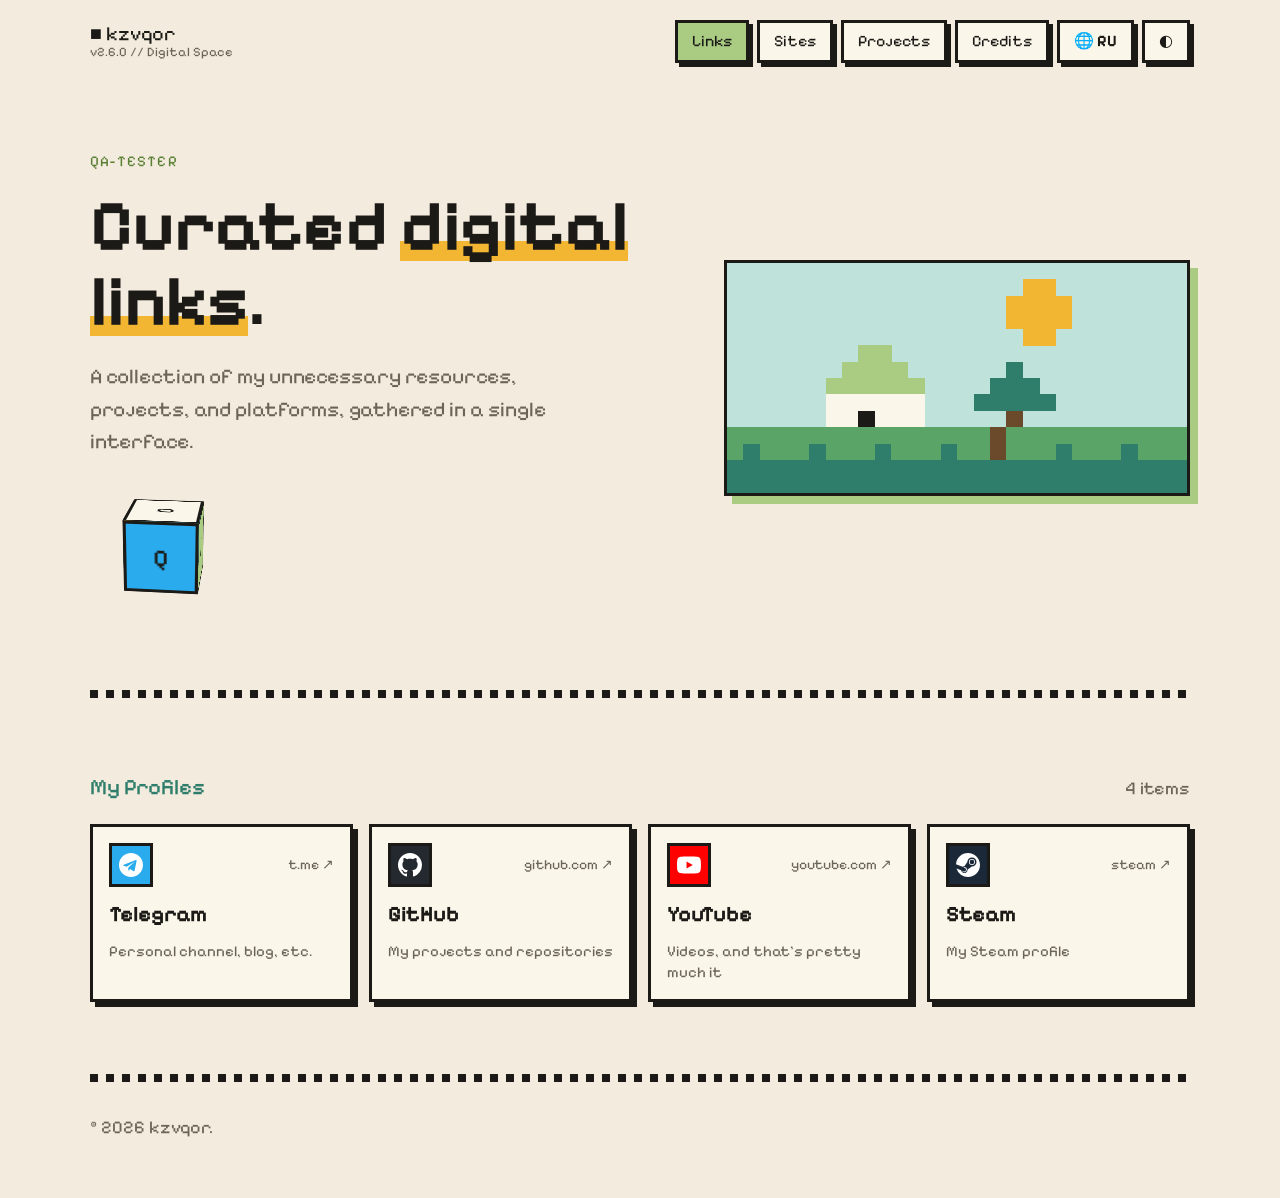
<file: index.html>
<!DOCTYPE html>
<html lang="en">
<head>
<meta charset="utf-8">
<meta name="viewport" content="width=device-width, initial-scale=1, viewport-fit=cover">
<title>kzvqor — Hub & Links</title>
<meta name="theme-color" content="#f3ebdd">
<meta name="description" content="kzvqor: коллекция цифровых ссылок и креативное пространство.">
<meta name="google-site-verification" content="LdLSkwxBCVJKa5dvs21l77dMbdVJUWVafbzYY3-9MXc" />
<meta name="yandex-verification" content="a1535bf0f97e5753" />
<link rel="icon" href="data:image/svg+xml,%3Csvg xmlns='http://www.w3.org/2000/svg' viewBox='0 0 8 8'%3E%3Crect width='8' height='8' fill='%23a9cc82'/%3E%3Crect x='2' y='2' width='4' height='4' fill='%23f3ebdd'/%3E%3C/svg%3E">
<link rel="preconnect" href="https://fonts.googleapis.com"><link rel="preconnect" href="https://fonts.gstatic.com" crossorigin>
<link rel="stylesheet" href="https://fonts.googleapis.com/css2?family=Pixelify+Sans:wght@500;700&family=Press+Start+2P&display=swap">
<link rel="stylesheet" href="css/base.css">
<link rel="stylesheet" href="css/layout.css">
<link rel="stylesheet" href="css/cards.css">
<link rel="stylesheet" href="css/sites.css">
<link rel="stylesheet" href="css/projects.css">
<link rel="stylesheet" href="css/cube.css">
<link rel="stylesheet" href="css/lang-ru.css">
<link rel="stylesheet" href="css/responsive.css">
</head>
<body>
<div class="wrap">
<header class="top">
  <a class="brand" href="#links">■ kzvqor<small>v2.6.0 // Digital Space</small></a>
  <nav aria-label="Разделы">
    <button class="btn" id="n-links" type="button" aria-pressed="true" data-i18n="navLinks"></button>
    <button class="btn" id="n-sites" type="button" aria-pressed="false" data-i18n="navSites"></button>
    <button class="btn" id="n-projects" type="button" aria-pressed="false" data-i18n="navProjects"></button>
    <button class="btn" id="n-credits" type="button" aria-pressed="false" data-i18n="navThanks"></button>
    <button class="btn" id="lang" type="button" aria-label="Language">🌐 <b id="lt">EN</b></button>
    <button class="btn" id="theme" type="button" aria-label="Тема / Theme">◐</button>
  </nav>
</header>

<main>
<div id="p-links">
  <div class="hero">
    <div class="rv">
      <span class="tag" data-i18n="badge"></span>
      <h1 data-i18n="heroTitle"></h1>
      <p class="lead" data-i18n="heroSubtitle"></p>
      <div class="cube-wrap"><div class="cube" role="img" aria-label="3D cube: drag to rotate, click for pixels"><i>K</i><i>Z</i><i>V</i><i>Q</i><i>O</i><i>R</i></div></div>
    </div>
    <svg id="scene" class="rv" viewBox="0 0 28 14" role="img" aria-label="Пиксельный пейзаж: домик, дерево и солнце над холмами" shape-rendering="crispEdges"></svg>
  </div>
  <div class="divider" aria-hidden="true"></div>
  <section>
    <div class="sh rv"><h2 data-i18n="sectionTitle"></h2><span data-i18n="linksCount"></span></div>
    <div class="links rv">
      <a class="link" href="https://t.me/kzvqor" target="_blank" rel="noopener noreferrer">
        <div class="row"><span class="ico" style="background:#2aabee"><svg viewBox="0 0 24 24" aria-hidden="true"><path d="M12 0C5.37 0 0 5.37 0 12s5.37 12 12 12 12-5.37 12-12S18.63 0 12 0zm5.56 8.16l-2.02 9.51c-.15.68-.56.84-1.13.53l-3.1-2.28-1.5 1.44c-.17.17-.31.31-.63.31l.22-3.16 5.76-5.2c.25-.22-.05-.34-.39-.12l-7.12 4.48-3.07-.96c-.67-.21-.68-.67.14-.99l12-4.62c.56-.21 1.05.13.84.86z"/></svg></span><span class="dom">t.me ↗</span></div>
        <h3>Telegram</h3><p data-i18n="cardTelegram"></p>
      </a>
      <a class="link" href="https://github.com/kzvqor" target="_blank" rel="noopener noreferrer">
        <div class="row"><span class="ico" style="background:#24292f"><svg viewBox="0 0 24 24" aria-hidden="true"><path d="M12 0C5.37 0 0 5.37 0 12c0 5.31 3.435 9.795 8.205 11.385.6.105.825-.255.825-.57 0-.285-.015-1.23-.015-2.235-3.015.555-3.795-.735-4.035-1.41-.135-.345-.72-1.41-1.23-1.695-.42-.225-1.02-.78-.015-.795.945-.015 1.62.87 1.845 1.23 1.08 1.815 2.805 1.305 3.495.99.105-.78.42-1.305.765-1.605-2.67-.3-5.46-1.335-5.46-5.925 0-1.305.465-2.385 1.23-3.225-.12-.3-.54-1.53.12-3.18 0 0 1.005-.315 3.3 1.23.96-.27 1.98-.405 3-.405s2.04.135 3 .405c2.295-1.56 3.3-1.23 3.3-1.23.66 1.65.24 2.88.12 3.18.765.84 1.23 1.905 1.23 3.225 0 4.605-2.805 5.625-5.475 5.925.435.375.81 1.095.81 2.22 0 1.605-.015 2.895-.015 3.3 0 .315.225.69.825.57A12.02 12.02 0 0024 12c0-6.63-5.37-12-12-12z"/></svg></span><span class="dom">github.com ↗</span></div>
        <h3>GitHub</h3><p data-i18n="cardGithub"></p>
      </a>
      <a class="link" href="https://www.youtube.com/@kzvqor" target="_blank" rel="noopener noreferrer">
        <div class="row"><span class="ico" style="background:#ff0000"><svg viewBox="0 0 24 24" aria-hidden="true"><path d="M23.498 6.186a3.016 3.016 0 0 0-2.122-2.136C19.505 3.545 12 3.545 12 3.545s-7.505 0-9.377.505A3.017 3.017 0 0 0 .502 6.186C0 8.07 0 12 0 12s0 3.93.502 5.814a3.016 3.016 0 0 0 2.122 2.136c1.871.505 9.376.505 9.376.505s7.505 0 9.377-.505a3.015 3.015 0 0 0 2.122-2.136C24 15.93 24 12 24 12s0-3.93-.502-5.814zM9.545 15.568V8.432L15.818 12l-6.273 3.568z"/></svg></span><span class="dom">youtube.com ↗</span></div>
        <h3>YouTube</h3><p data-i18n="cardYoutube"></p>
      </a>
      <a class="link" href="https://steamcommunity.com/id/kapysta_killer/" target="_blank" rel="noopener noreferrer">
        <div class="row"><span class="ico" style="background:#1b2838"><svg viewBox="0 0 16 16" aria-hidden="true"><path d="M.329 10.333A8.01 8.01 0 0 0 7.99 16C12.414 16 16 12.418 16 8s-3.586-8-8.009-8A8.006 8.006 0 0 0 0 7.468l.003.006 4.304 1.769A2.2 2.2 0 0 1 5.62 8.88l1.96-2.844-.001-.04a3.046 3.046 0 0 1 3.042-3.043 3.046 3.046 0 0 1 3.042 3.043 3.047 3.047 0 0 1-3.111 3.044l-2.804 2a2.223 2.223 0 0 1-3.075 2.11 2.22 2.22 0 0 1-1.312-1.568L.33 10.333Z"/><path d="M4.868 12.683a1.715 1.715 0 0 0 1.318-3.165 1.705 1.705 0 0 0-1.263-.02l1.023.424a1.261 1.261 0 1 1-.97 2.33l-.99-.41a1.7 1.7 0 0 0 .882.84Zm3.726-6.687a2.03 2.03 0 0 0 2.027 2.029 2.03 2.03 0 0 0 2.027-2.029 2.03 2.03 0 0 0-2.027-2.027 2.03 2.03 0 0 0-2.027 2.027m2.03-1.527a1.524 1.524 0 1 1-.002 3.048 1.524 1.524 0 0 1 .002-3.048"/></svg></span><span class="dom">steam ↗</span></div>
        <h3>Steam</h3><p data-i18n="cardSteam"></p>
      </a>
    </div>
  </section>
</div>

<div id="p-sites" hidden>
  <div class="hero solo">
    <div class="rv">
      <span class="tag">🌐 <span data-i18n="sitesPageBadge"></span></span>
      <h1 data-i18n="sitesPageTitle"></h1>
      <p class="lead" data-i18n="sitesPageSubtitle"></p>
    </div>
  </div>
  <div class="divider" aria-hidden="true"></div>
  <section>
    <div class="sites rv" id="sites">
      <div class="sites-info">
        <span class="tag" data-i18n="sitesBadge"></span>
        <h3 data-i18n="sitesTitle"></h3>
        <div class="site-list">
          <!-- чтобы добавить сайт, скопируй этот блок -->
          <a class="site" href="https://kzvqor.github.io/" target="_blank" rel="noopener noreferrer">
            <span class="dom">kzvqor.github.io ↗</span>
            <b>kzvqor</b>
            <small data-i18n="siteThisOne"></small>
          </a>
        </div>
      </div>
      <div class="sites-3d" aria-hidden="true">
        <div class="b3d-float">
          <div class="b3d">
            <div class="b3d-base"></div>
            <div class="b3d-bar"><i></i><i></i><i></i></div>
            <div class="b3d-title"></div>
            <div class="b3d-line a"></div>
            <div class="b3d-line b"></div>
            <div class="b3d-line c"></div>
            <div class="b3d-chip"></div>
            <div class="b3d-card">&lt;/&gt;</div>
          </div>
        </div>
      </div>
    </div>
  </section>
</div>

<div id="p-projects" hidden>
  <div class="hero solo">
    <div class="rv">
      <span class="tag">🚀 <span data-i18n="projPageBadge"></span></span>
      <h1 data-i18n="projPageTitle"></h1>
      <p class="lead" data-i18n="projPageSubtitle"></p>
    </div>
  </div>
  <div class="divider" aria-hidden="true"></div>
  <section>
    <div class="sh rv"><h2 data-i18n="projSectionTitle"></h2><span data-i18n="projCount"></span></div>
    <div class="projects">
      <!-- чтобы добавить проект, скопируй этот блок <a class="proj"> целиком -->
      <a class="proj rv" href="https://github.com/kzvqor/LocaleStressLab" target="_blank" rel="noopener noreferrer">
        <div class="proj-bar"><i></i><i></i><i></i><span class="proj-id">#01</span></div>
        <div class="proj-body">
          <div class="row">
            <span class="ico" style="background:#24292f"><svg viewBox="0 0 24 24" aria-hidden="true"><path d="M12 0C5.37 0 0 5.37 0 12c0 5.31 3.435 9.795 8.205 11.385.6.105.825-.255.825-.57 0-.285-.015-1.23-.015-2.235-3.015.555-3.795-.735-4.035-1.41-.135-.345-.72-1.41-1.23-1.695-.42-.225-1.02-.78-.015-.795.945-.015 1.62.87 1.845 1.23 1.08 1.815 2.805 1.305 3.495.99.105-.78.42-1.305.765-1.605-2.67-.3-5.46-1.335-5.46-5.925 0-1.305.465-2.385 1.23-3.225-.12-.3-.54-1.53.12-3.18 0 0 1.005-.315 3.3 1.23.96-.27 1.98-.405 3-.405s2.04.135 3 .405c2.295-1.56 3.3-1.23 3.3-1.23.66 1.65.24 2.88.12 3.18.765.84 1.23 1.905 1.23 3.225 0 4.605-2.805 5.625-5.475 5.925.435.375.81 1.095.81 2.22 0 1.605-.015 2.895-.015 3.3 0 .315.225.69.825.57A12.02 12.02 0 0024 12c0-6.63-5.37-12-12-12z"/></svg></span>
            <span class="dom">github.com/kzvqor/LocaleStressLab ↗</span>
          </div>
          <h3>LocaleStres</h3>
          <p data-i18n="proj1Text"></p>
          <div class="chips"><span data-i18n="chipFirst"></span><span>GitHub</span></div>
          <span class="proj-open" data-i18n="projOpen"></span>
        </div>
      </a>
      <div class="proj-soon rv">
        <b>+</b>
        <h3 data-i18n="projSoonTitle"></h3>
        <p data-i18n="projSoonText"></p>
      </div>
    </div>
  </section>
</div>

<div id="p-credits" hidden>
  <div class="hero solo">
    <div class="rv">
      <span class="tag">👑 <span data-i18n="thanksBadge"></span></span>
      <h1 data-i18n="thanksTitle"></h1>
      <p class="lead" data-i18n="thanksSubtitle"></p>
    </div>
  </div>
  <div class="divider" aria-hidden="true"></div>
  <section>
    <div class="cg">
      <div class="cc gold rv"><div class="row"><span class="ico" aria-hidden="true">👑</span><div><h3 data-i18n="brutName"></h3><small data-i18n="brutRole"></small></div></div><p data-i18n="brutText"></p></div>
      <div class="cc rv"><div class="row"><span class="ico" style="background:var(--mint)" aria-hidden="true">🤝</span><div><h3 data-i18n="allHelpersTitle"></h3><small data-i18n="allHelpersRole"></small></div></div><p data-i18n="allHelpersText"></p></div>
    </div>
  </section>
</div>
</main>

<div class="divider" aria-hidden="true"></div>
<footer><span>© 2026 kzvqor.</span></footer>
</div>

<script src="js/translations.js" defer></script>
<script src="js/utils.js" defer></script>
<script src="js/ui.js" defer></script>
<script src="js/particles.js" defer></script>
<script src="js/scene.js" defer></script>
<script src="js/cube.js" defer></script>
<script src="js/mouse.js" defer></script>
<script src="js/sites.js" defer></script>
<script src="js/scroll.js" defer></script>
<script src="js/easter.js" defer></script>
<script src="js/main.js" defer></script>
</body>
</html>
</file>
<file: css/base.css>
:root {
    --bg: #f3ebdd;
    --ink: #1b1a17;
    --mut: #6b6558;
    --acc: #a9cc82;
    --acc-text: #587f33;
    --mint: #2f7d6b;
    --sun: #f2b632;
    --card: #fbf6ea;
    --px: 8px;
    --pix: "Pixelify Sans", ui-monospace, Menlo, monospace;
    --sans: var(--pix);
    box-sizing: border-box;
    padding-top: env(safe-area-inset-top, 0px);
    padding-bottom: env(safe-area-inset-bottom, 0px);
}

/* тёмная тема: по системе и по кнопке */
@media (prefers-color-scheme: dark) {
    :root:not([data-theme="light"]) {
        --bg: #17150f;
        --ink: #f3ebdd;
        --mut: #a39b8a;
        --acc-text: #a9cc82;
        --mint: #4fb59d;
        --card: #211e16;
    }
}

:root[data-theme="dark"] {
    --bg: #17150f;
    --ink: #f3ebdd;
    --mut: #a39b8a;
    --acc-text: #a9cc82;
    --mint: #4fb59d;
    --card: #211e16;
}

html {
    scroll-behavior: smooth;
    -webkit-text-size-adjust: 100%;
}

*, *::before, *::after {
    box-sizing: border-box;
}

body {
    margin: 0;
    background: var(--bg);
    color: var(--ink);
    font: 400 18px/1.55 var(--sans);
    overflow-x: hidden;
}

a { color: inherit; }
a, button {
    -webkit-tap-highlight-color: transparent;
    touch-action: manipulation;
}

[hidden] { display: none !important; }

:focus-visible {
    outline: 3px solid var(--acc-text);
    outline-offset: 3px;
}

.wrap {
    max-width: 1180px;
    margin: 0 auto;
    padding: 0 clamp(16px, 4vw, 40px);
}

/* появление блоков при скролле */
.rv {
    opacity: 0;
    transform: translateY(16px);
    transition: opacity .5s, transform .5s steps(6);
}

.rv.in {
    opacity: 1;
    transform: none;
}

.cc.rv { transition: opacity .5s; }
</file>
<file: css/layout.css>
/* шапка */
header.top {
    display: flex;
    justify-content: space-between;
    align-items: center;
    gap: 12px;
    flex-wrap: wrap;
    padding: 20px 0;
    font-family: var(--pix);
}

.brand {
    text-decoration: none;
    font-size: 20px;
    line-height: 1.1;
}

.brand small {
    display: block;
    font-size: 13px;
    color: var(--mut);
}

header.top nav {
    display: flex;
    gap: 8px;
    align-items: center;
    flex-wrap: wrap;
}

.btn {
    font: inherit;
    font-family: var(--pix);
    font-size: 16px;
    background: var(--card);
    color: var(--ink);
    border: 3px solid var(--ink);
    padding: 6px 14px;
    cursor: pointer;
    text-decoration: none;
    box-shadow: 4px 4px 0 var(--ink);
    transition: transform .12s steps(2), box-shadow .12s steps(2);
}

.btn:active {
    transform: translate(2px, 2px);
    box-shadow: 2px 2px 0 var(--ink);
}

.btn[aria-pressed="true"] {
    background: var(--acc);
    color: #1b1a17;
}

@media (hover: hover) {
    .btn:hover {
        transform: translate(2px, 2px);
        box-shadow: 2px 2px 0 var(--ink);
    }
}

@media (pointer: coarse) {
    .btn {
        min-height: 44px;
        padding: 8px 14px;
    }
}

/* главный блок */
.hero {
    display: grid;
    grid-template-columns: 1.1fr .9fr;
    gap: clamp(20px, 5vw, 64px);
    align-items: center;
    padding: clamp(24px, 6vw, 64px) 0 clamp(36px, 7vw, 80px);
}

.hero.solo { grid-template-columns: 1fr; }

.tag {
    display: inline-block;
    font-family: var(--pix);
    color: var(--acc-text);
    letter-spacing: .08em;
    text-transform: uppercase;
    font-size: 15px;
}

h1 {
    font-size: clamp(34px, 5.6vw, 76px);
    line-height: 1.05;
    letter-spacing: -.01em;
    margin: .2em 0 .3em;
    font-weight: 800;
}

h1 em {
    font-style: normal;
    background: linear-gradient(var(--sun), var(--sun)) 0 88% / 100% .28em no-repeat;
    color: var(--ink);
}

.lead {
    max-width: 38ch;
    color: var(--mut);
    font-size: clamp(17px, 2vw, 21px);
}

#scene {
    width: 100%;
    height: auto;
    border: 3px solid var(--ink);
    box-shadow: 8px 8px 0 var(--acc);
    background: #bfe3da;
    cursor: pointer;
    transition: transform .2s ease-out;
}

.divider {
    height: var(--px);
    background: repeating-linear-gradient(90deg, var(--ink) 0 var(--px), transparent var(--px) calc(var(--px) * 2));
}

section { padding: clamp(32px, 6vw, 72px) 0; }

.sh {
    display: flex;
    justify-content: space-between;
    align-items: baseline;
    gap: 12px;
    margin-bottom: 20px;
    font-family: var(--pix);
}

.sh h2 {
    margin: 0;
    font-size: 22px;
    color: var(--mint);
    font-weight: 500;
}

.sh span { color: var(--mut); }

footer {
    padding: 32px 0 56px;
    font-family: var(--pix);
    color: var(--mut);
    display: flex;
    justify-content: space-between;
    gap: 16px;
    flex-wrap: wrap;
}
</file>
<file: css/cards.css>
/* карточки со ссылками */
.links {
    display: flex;
    gap: 16px;
}

.link {
    flex: 1 1 0;
    min-width: 0;
    display: flex;
    flex-direction: column;
    gap: 10px;
    padding: 16px;
    background: var(--card);
    border: 3px solid var(--ink);
    text-decoration: none;
    box-shadow: 5px 5px 0 var(--ink);
    transition: box-shadow .12s steps(2), background .12s;
}

.link:focus-visible, .link:active {
    transform: translate(3px, 3px);
    box-shadow: 2px 2px 0 var(--acc);
    background: var(--sun);
    color: #1b1a17;
}

.link:active .dom, .link:active p,
.link:focus-visible .dom, .link:focus-visible p {
    color: #1b1a17;
}

@media (hover: hover) {
    .link:hover {
        transform: translate(3px, 3px);
        box-shadow: 2px 2px 0 var(--acc);
        background: var(--sun);
        color: #1b1a17;
    }

    .link:hover .dom, .link:hover p { color: #1b1a17; }
}

.row {
    display: flex;
    justify-content: space-between;
    align-items: center;
}

.ico {
    width: 44px;
    height: 44px;
    display: grid;
    place-items: center;
    border: 3px solid var(--ink);
    flex: none;
}

.ico svg {
    width: 24px;
    height: 24px;
    fill: #fff;
}

.dom {
    font-family: var(--pix);
    font-size: 14px;
    color: var(--mut);
}

.link h3 {
    margin: 0;
    font-size: 22px;
    font-weight: 800;
}

.link p {
    margin: 0;
    font-size: 15px;
    color: var(--mut);
    line-height: 1.4;
}

/* благодарности */
.cg {
    display: grid;
    grid-template-columns: 1fr 1fr;
    gap: 16px;
}

.cc {
    padding: 22px;
    background: var(--card);
    border: 3px solid var(--ink);
    box-shadow: 5px 5px 0 var(--ink);
}

.cc.gold { box-shadow: 5px 5px 0 var(--sun); }

.cc .row {
    justify-content: flex-start;
    gap: 16px;
    margin-bottom: 12px;
}

.cc .ico {
    width: 52px;
    height: 52px;
    font-size: 26px;
    background: var(--sun);
}

.cc h3 {
    margin: 0;
    font-size: 24px;
}

.cc small {
    font-family: var(--pix);
    font-size: 14px;
    color: var(--mut);
}

.cc p { margin: 0; }
</file>
<file: css/sites.css>
/* блок "созданные мной сайты" */
.sites {
    margin-top: 40px;
    display: grid;
    grid-template-columns: 1.1fr .9fr;
    gap: clamp(20px, 4vw, 48px);
    align-items: center;
    padding: clamp(20px, 3.5vw, 40px);
    background: var(--card);
    border: 3px solid var(--ink);
    box-shadow: 8px 8px 0 var(--acc);
    min-height: 300px;
}

.sites h3 {
    margin: .25em 0 .35em;
    font-family: var(--pix);
    font-weight: 700;
    font-size: clamp(26px, 3.6vw, 40px);
    line-height: 1.1;
}

.sites p {
    margin: 0 0 20px;
    color: var(--mut);
    max-width: 44ch;
    font-size: 16px;
}

.site-list {
    display: flex;
    flex-wrap: wrap;
    gap: 12px;
}

.site {
    display: flex;
    flex-direction: column;
    gap: 4px;
    padding: 12px 16px;
    min-width: 190px;
    background: var(--bg);
    border: 3px solid var(--ink);
    box-shadow: 4px 4px 0 var(--ink);
    text-decoration: none;
    transition: transform .12s steps(2), box-shadow .12s steps(2), background .12s;
}

.site b {
    font-family: var(--pix);
    font-size: 18px;
    font-weight: 700;
}

.site small {
    font-size: 13px;
    color: var(--mut);
}

.site:active, .site:focus-visible {
    transform: translate(2px, 2px);
    box-shadow: 2px 2px 0 var(--ink);
    background: var(--acc);
    color: #1b1a17;
}

.site:active small, .site:focus-visible small { color: #1b1a17; }

@media (hover: hover) {
    .site:hover {
        transform: translate(2px, 2px);
        box-shadow: 2px 2px 0 var(--ink);
        background: var(--acc);
        color: #1b1a17;
    }

    .site:hover small { color: #1b1a17; }
}

.site-soon {
    display: flex;
    align-items: center;
    padding: 12px 16px;
    min-width: 190px;
    border: 3px dashed var(--mut);
    color: var(--mut);
    font-family: var(--pix);
    font-size: 15px;
}

/* 3d окно браузера */
.sites-3d {
    perspective: 900px;
    display: grid;
    place-items: center;
    min-height: 240px;
}

.b3d-float {
    width: min(100%, 320px);
    aspect-ratio: 4 / 3;
    transform-style: preserve-3d;
    animation: sway 7s ease-in-out infinite;
}

.b3d {
    position: relative;
    width: 100%;
    height: 100%;
    transform-style: preserve-3d;
    transform: rotateX(var(--rx, 10deg)) rotateY(var(--ry, -14deg));
    transition: transform .25s ease-out;
}

.b3d > div { position: absolute; }

.b3d-base {
    inset: 0;
    background: var(--bg);
    border: 3px solid var(--ink);
    box-shadow: 12px 12px 0 var(--ink);
}

.b3d-bar {
    left: 0;
    right: 0;
    top: 0;
    height: 30px;
    background: var(--acc);
    border: 3px solid var(--ink);
    display: flex;
    align-items: center;
    gap: 6px;
    padding-left: 10px;
    transform: translateZ(14px);
}

.b3d-bar i {
    width: 9px;
    height: 9px;
    background: var(--ink);
}

.b3d-title {
    left: 9%;
    top: 26%;
    width: 46%;
    height: 14px;
    background: var(--ink);
    transform: translateZ(28px);
}

.b3d-line {
    left: 9%;
    height: 8px;
    background: var(--mut);
    transform: translateZ(28px);
}

.b3d-line.a { top: 40%; width: 70%; }
.b3d-line.b { top: 49%; width: 56%; }
.b3d-line.c { top: 58%; width: 63%; }

.b3d-chip {
    left: 9%;
    bottom: 10%;
    width: 22%;
    height: 14%;
    background: var(--mint);
    border: 3px solid var(--ink);
    transform: translateZ(44px);
}

.b3d-card {
    right: 7%;
    bottom: 9%;
    width: 36%;
    height: 34%;
    background: var(--sun);
    border: 3px solid var(--ink);
    display: grid;
    place-items: center;
    font: 700 22px "Pixelify Sans", ui-monospace, Menlo, monospace;
    color: #1b1a17;
    transform: translateZ(60px);
    box-shadow: 6px 6px 0 var(--ink);
}

@keyframes sway {
    0%, 100% { transform: translateY(0) rotateY(-10deg); }
    50% { transform: translateY(-8px) rotateY(10deg); }
}

#p-sites .sites { margin-top: 0; }
</file>
<file: css/projects.css>
/* проекты */
.projects {
    display: grid;
    grid-template-columns: repeat(auto-fill, minmax(300px, 1fr));
    gap: 24px;
}

.proj {
    display: flex;
    flex-direction: column;
    background: var(--card);
    border: 3px solid var(--ink);
    box-shadow: 8px 8px 0 var(--acc);
    text-decoration: none;
    transition: transform .12s steps(2), box-shadow .12s steps(2);
}

.proj-bar {
    display: flex;
    align-items: center;
    gap: 6px;
    height: 32px;
    padding: 0 12px;
    background: var(--acc);
    border-bottom: 3px solid var(--ink);
    color: #1b1a17;
}

.proj-bar i {
    width: 9px;
    height: 9px;
    background: #1b1a17;
}

.proj-id {
    margin-left: auto;
    font-family: var(--pix);
    font-size: 14px;
}

.proj-body {
    display: flex;
    flex-direction: column;
    gap: 12px;
    padding: 20px;
    flex: 1;
}

.proj h3 {
    margin: 0;
    font-family: var(--pix);
    font-size: clamp(26px, 3vw, 34px);
    line-height: 1.1;
}

.proj p {
    margin: 0;
    color: var(--mut);
    font-size: 16px;
    line-height: 1.5;
}

.chips {
    display: flex;
    flex-wrap: wrap;
    gap: 8px;
}

.chips span {
    font-family: var(--pix);
    font-size: 13px;
    padding: 2px 10px;
    border: 2px solid var(--ink);
    background: var(--bg);
}

.chips span:first-child {
    background: var(--sun);
    color: #1b1a17;
}

.proj-open {
    margin-top: auto;
    padding: 8px 14px;
    align-self: flex-start;
    font-family: var(--pix);
    font-size: 15px;
    border: 3px solid var(--ink);
    background: var(--bg);
    box-shadow: 4px 4px 0 var(--ink);
    transition: background .12s;
}

.proj:focus-visible, .proj:active {
    transform: translate(4px, 4px);
    box-shadow: 4px 4px 0 var(--acc);
}

.proj:focus-visible .proj-open, .proj:active .proj-open {
    background: var(--sun);
    color: #1b1a17;
}

@media (hover: hover) {
    .proj:hover {
        transform: translate(4px, 4px);
        box-shadow: 4px 4px 0 var(--acc);
    }

    .proj:hover .proj-open {
        background: var(--sun);
        color: #1b1a17;
    }
}

.proj-soon {
    display: flex;
    flex-direction: column;
    align-items: center;
    justify-content: center;
    gap: 8px;
    min-height: 260px;
    padding: 24px;
    text-align: center;
    border: 3px dashed var(--mut);
    color: var(--mut);
}

.proj-soon b {
    font-family: var(--pix);
    font-size: 56px;
    line-height: 1;
    color: var(--acc-text);
}

.proj-soon h3 {
    margin: 0;
    font-family: var(--pix);
    font-size: 22px;
    color: var(--ink);
}

.proj-soon p {
    margin: 0;
    max-width: 30ch;
    font-size: 15px;
}
</file>
<file: css/cube.css>
/* кубик */
.cube-wrap {
    perspective: 700px;
    display: grid;
    place-items: center;
    justify-content: center;
    height: 130px;
    margin-top: 20px;
    width: 150px;
}

.cube {
    width: 72px;
    height: 72px;
    position: relative;
    transform-style: preserve-3d;
    cursor: grab;
    touch-action: none;
    -webkit-user-select: none;
    user-select: none;
    -webkit-touch-callout: none;
}

.cube * {
    -webkit-user-select: none;
    user-select: none;
}

.cube i {
    position: absolute;
    inset: 0;
    display: grid;
    place-items: center;
    border: 3px solid var(--ink);
    font: normal 500 24px "Pixelify Sans", ui-monospace, Menlo, monospace;
    color: #1b1a17;
}

.cube i:nth-child(1) { transform: translateZ(36px); background: var(--acc); }
.cube i:nth-child(2) { transform: rotateY(180deg) translateZ(36px); background: var(--sun); }
.cube i:nth-child(3) { transform: rotateY(90deg) translateZ(36px); background: #6fd0c0; }
.cube i:nth-child(4) { transform: rotateY(-90deg) translateZ(36px); background: #2aabee; }
.cube i:nth-child(5) { transform: rotateX(90deg) translateZ(36px); background: #fbf6ea; }
.cube i:nth-child(6) { transform: rotateX(-90deg) translateZ(36px); background: #8bd16b; }
</file>
<file: css/lang-ru.css>
/* русский язык: пиксельный шрифт с кириллицей*/
html[lang="ru"] {
    --pix: "Press Start 2P", "Pixelify Sans", ui-monospace, Menlo, monospace;
}

html[lang="ru"] body { font-size: 11px; line-height: 1.9; }
html[lang="ru"] h1 { font-size: clamp(20px, 3.6vw, 42px); line-height: 1.35; letter-spacing: 0; font-weight: 400; }
html[lang="ru"] h3, html[lang="ru"] b { font-weight: 400; }
html[lang="ru"] .lead { font-size: clamp(11px, 1.4vw, 13px); line-height: 2; max-width: 42ch; }
html[lang="ru"] .link h3 { font-size: 14px; line-height: 1.5; }
html[lang="ru"] .link p { font-size: 10px; line-height: 1.9; }
html[lang="ru"] .cc h3 { font-size: 15px; line-height: 1.5; }
html[lang="ru"] .cc p { font-size: 10px; line-height: 1.9; }
html[lang="ru"] .cc small { font-size: 10px; line-height: 1.6; display: block; }
html[lang="ru"] .sites p { font-size: 10px; line-height: 1.9; }
html[lang="ru"] .sites h3 { font-size: 17px; line-height: 1.5; }
html[lang="ru"] .site b { font-size: 11px; }
html[lang="ru"] .site small { font-size: 9px; line-height: 1.6; }
html[lang="ru"] .site-soon { font-size: 10px; line-height: 1.6; }
html[lang="ru"] .brand { font-size: 15px; line-height: 1.3; }
html[lang="ru"] .brand small { font-size: 9px; margin-top: 4px; }
html[lang="ru"] .btn { font-size: 11px; padding: 9px 12px; }
html[lang="ru"] .tag { font-size: 11px; letter-spacing: 0; }
html[lang="ru"] .sh { font-size: 12px; }
html[lang="ru"] .sh h2 { font-size: 15px; font-weight: 400; line-height: 1.4; }
html[lang="ru"] .dom { font-size: 10px; }
html[lang="ru"] footer { font-size: 11px; }

/* проекты и сайт на русском */
html[lang="ru"] .proj h3 { font-size: 17px; line-height: 1.4; }
html[lang="ru"] .proj p { font-size: 10px; line-height: 1.9; }
html[lang="ru"] .proj-id { font-size: 10px; }
html[lang="ru"] .chips span { font-size: 9px; line-height: 1.6; }
html[lang="ru"] .proj-open { font-size: 10px; line-height: 1.6; }
html[lang="ru"] .proj-soon h3 { font-size: 13px; line-height: 1.5; }
html[lang="ru"] .proj-soon p { font-size: 10px; line-height: 1.9; }
</file>
<file: css/responsive.css>
/* адаптив */
@media (max-width: 980px) {
    .links { flex-wrap: wrap; }
    .link { flex: 1 1 220px; }
}

@media (max-width: 760px) {
    body { font-size: 17px; }
    .hero { grid-template-columns: 1fr; }
    .cg { grid-template-columns: 1fr; }
    .sites { grid-template-columns: 1fr; }
}

@media (max-width: 520px) {
    .links { flex-direction: column; }
    .link { flex: none; }
    .btn {
        padding: 8px 12px;
        box-shadow: 3px 3px 0 var(--ink);
    }
    header.top {
        padding: 14px 0;
        gap: 8px;
    }
    .hero {
        padding-top: 12px;
        gap: 24px;
    }
    .cc { padding: 18px; }
    #scene { box-shadow: 5px 5px 0 var(--acc); }
    .sh h2 { font-size: 20px; }
    .sites { box-shadow: 5px 5px 0 var(--acc); }
    .site, .site-soon { flex: 1 1 100%; }
}

@media (prefers-reduced-motion: reduce) {
    html { scroll-behavior: auto; }
    * {
        animation: none !important;
        transition: none !important;
    }
    .rv {
        opacity: 1;
        transform: none;
    }
}

@media (max-width: 760px) {
    .projects { grid-template-columns: 1fr; }
}

@media (max-width: 520px) {
    .proj { box-shadow: 5px 5px 0 var(--acc); }
}
</file>
